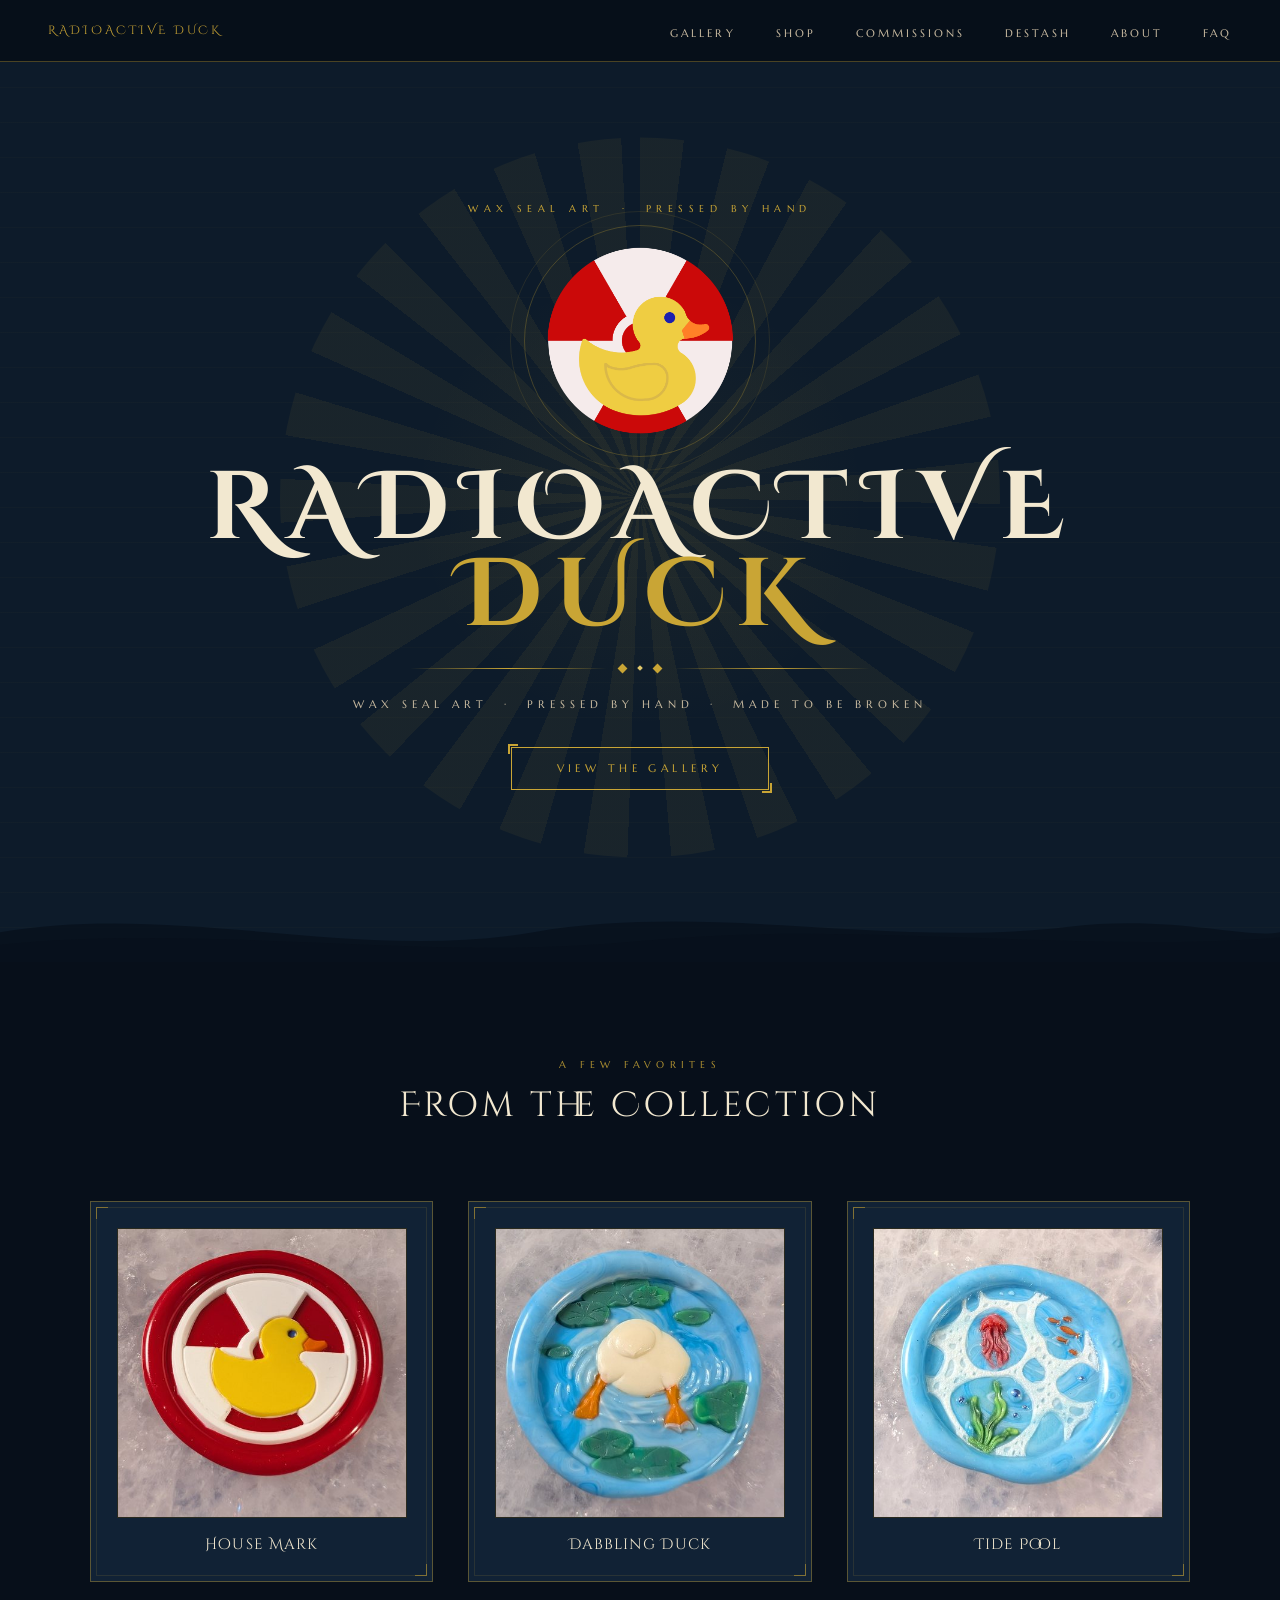
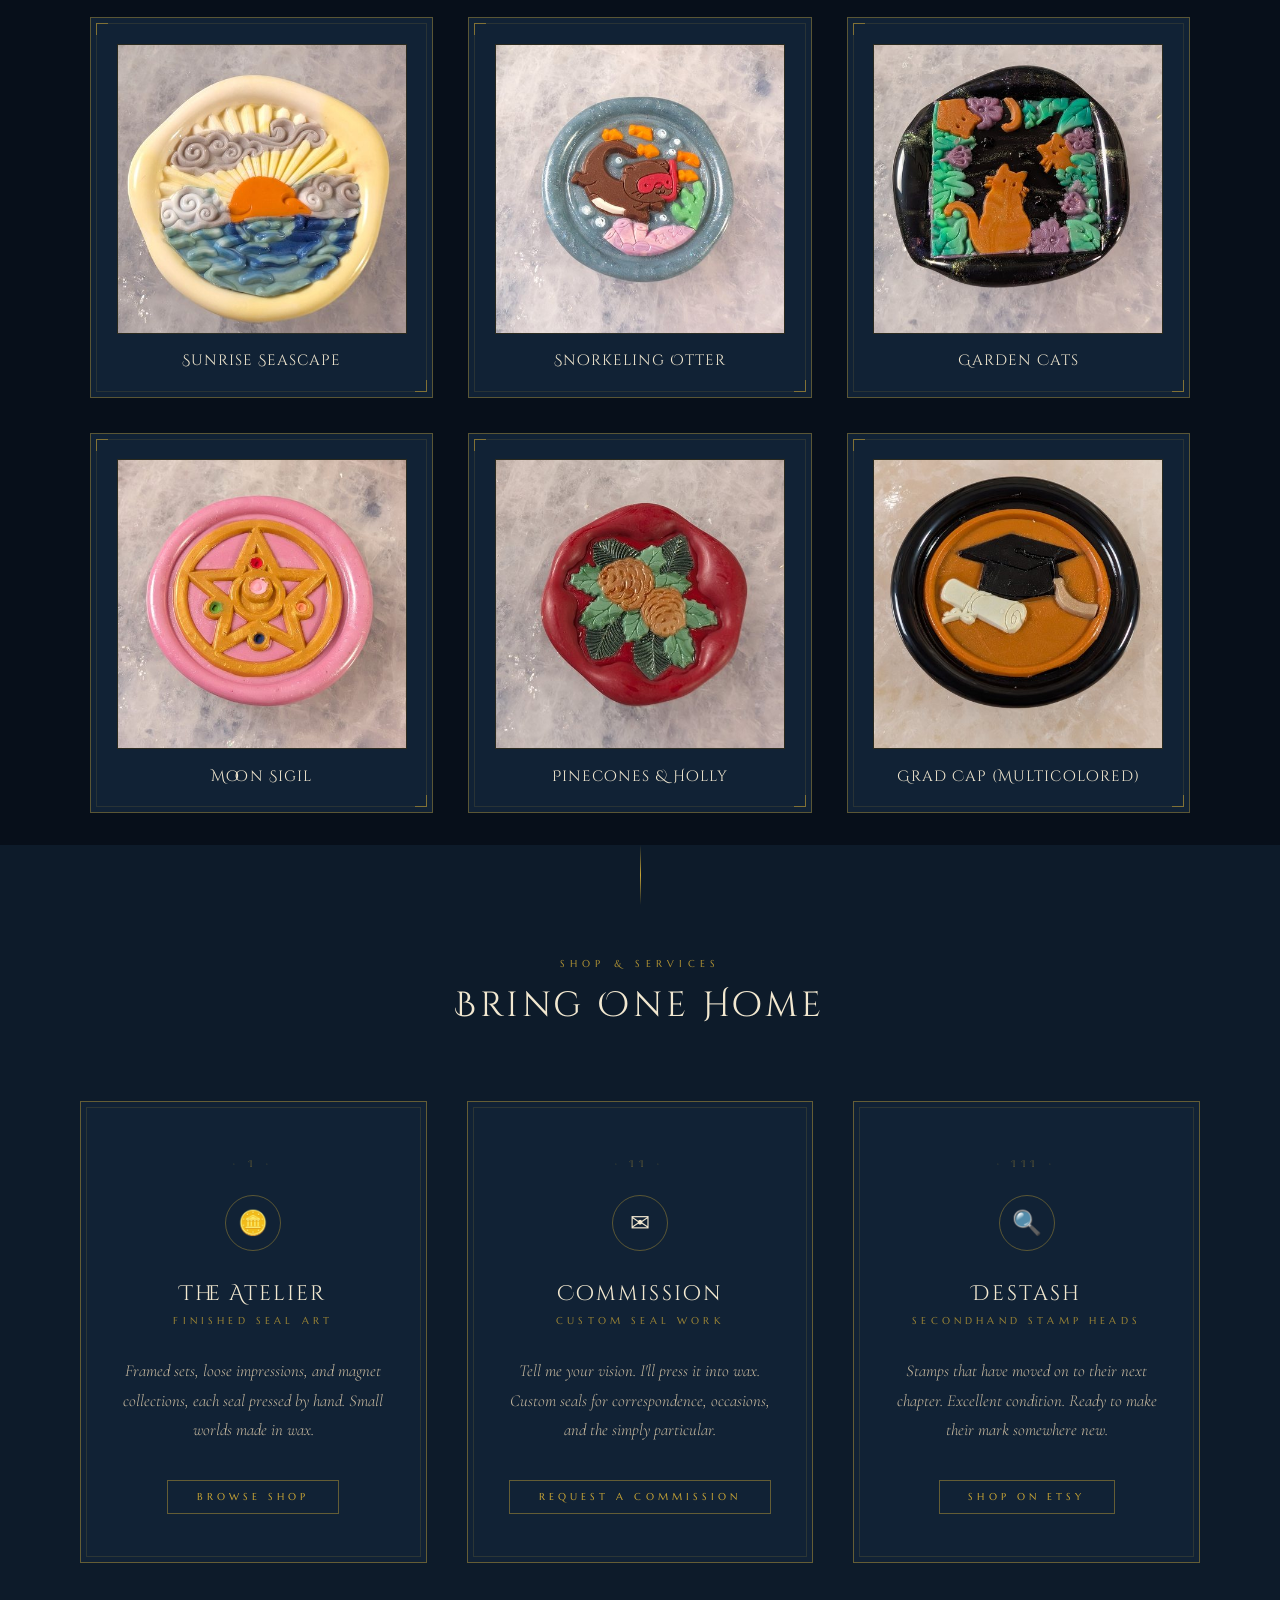
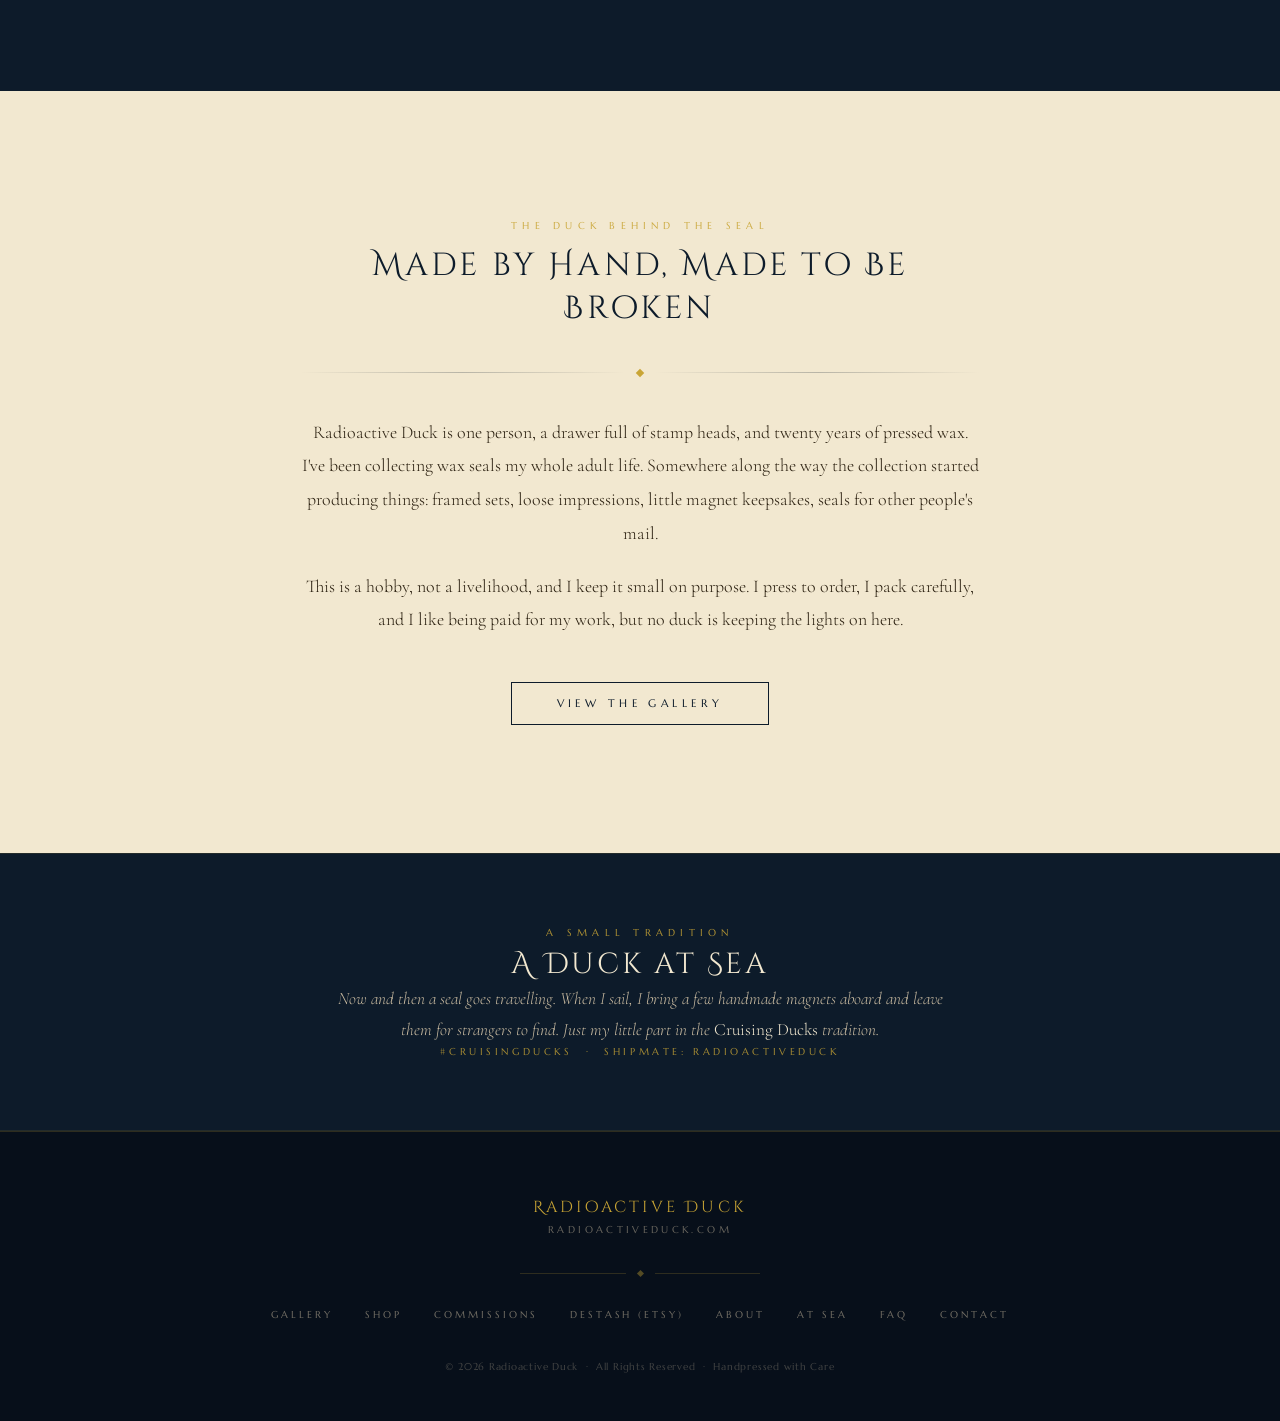
<file: index.html>
<!DOCTYPE html>
<html lang="en">
<head>
<meta charset="UTF-8">
<meta name="viewport" content="width=device-width, initial-scale=1.0">
<title>Radioactive Duck · Wax Seal Art</title>
<link rel="preconnect" href="https://fonts.googleapis.com">
<link href="https://fonts.googleapis.com/css2?family=Cinzel+Decorative:wght@400;700&family=Marcellus&family=Cormorant+Garamond:ital,wght@0,400;0,500;1,400&display=swap" rel="stylesheet">
<link rel="icon" type="image/png" sizes="48x48" href="favicon-48.png">
<link rel="icon" type="image/png" sizes="192x192" href="favicon-192.png">
<link rel="apple-touch-icon" href="apple-touch-icon.png">
<link rel="stylesheet" href="styles.css">
</head>
<body>
<!-- NAV -->
<nav>
  <a href="index.html" class="nav-brand">Radioactive Duck</a>
  <ul class="nav-links">
    <li><a href="gallery.html">Gallery</a></li>
    <li><a href="#shop">Shop</a></li>
    <li><a href="gallery.html#commissions">Commissions</a></li>
    <li><a href="#destash">Destash</a></li>
    <li><a href="#about">About</a></li>
    <li><a href="faq.html">FAQ</a></li>
  </ul>
</nav>
<!-- HERO -->
<section class="hero">
  <div class="hero-glow"></div>
  <div class="hero-stripes"></div>
  <div class="hero-inner">
    <div class="hero-eyebrow">Wax Seal Art &nbsp;·&nbsp; Pressed by Hand</div>
    <div class="hero-logo-ring">
      <img class="hero-logo" src="logo.png" alt="Radioactive Duck Logo">
    </div>
    <h1 class="hero-title">Radioactive<br><span class="gold">Duck</span></h1>
    <div class="deco-rule">
      <div class="deco-line"></div><div class="deco-d"></div><div class="deco-d-sm"></div><div class="deco-d"></div><div class="deco-line"></div>
    </div>
    <p class="hero-tagline">Wax Seal Art &nbsp;·&nbsp; Pressed by Hand &nbsp;·&nbsp; Made to Be Broken</p>
    <a href="gallery.html" class="hero-cta">View the Gallery</a>
  </div>
  <div class="hero-wave">
    <svg viewBox="0 0 1440 68" xmlns="http://www.w3.org/2000/svg" preserveAspectRatio="none">
      <path d="M0,34 C200,0 400,68 600,34 C800,0 1000,52 1200,28 C1320,14 1400,42 1440,34 L1440,68 L0,68Z" fill="rgba(7,15,26,0.7)"/>
      <path d="M0,48 C240,24 480,68 720,44 C960,20 1200,58 1440,40 L1440,68 L0,68Z" fill="rgba(7,15,26,0.45)"/>
    </svg>
  </div>
</section>

<!-- FEATURED -->
<section class="featured">
  <div class="section-head">
    <div class="section-eyebrow">A Few Favorites</div>
    <h2 class="section-title">From the Collection</h2>
  </div>
  <div class="gallery-grid">

    <a href="gallery.html" class="gallery-tile">
      <div class="gallery-frame">
        <img class="gallery-photo" loading="lazy" decoding="async" src="rd-001-house-mark-thumb.jpg" alt="House Mark wax seal">
      </div>
      <div class="gallery-caption">
        <div class="gallery-piece">House Mark</div>
      </div>
    </a>

    <a href="gallery.html" class="gallery-tile">
      <div class="gallery-frame">
        <img class="gallery-photo" loading="lazy" decoding="async" src="rd-004-dabbling-duck-thumb.jpg" alt="Dabbling Duck wax seal">
      </div>
      <div class="gallery-caption">
        <div class="gallery-piece">Dabbling Duck</div>
      </div>
    </a>

    <a href="gallery.html" class="gallery-tile">
      <div class="gallery-frame">
        <img class="gallery-photo" loading="lazy" decoding="async" src="rd-016-tide-pool-thumb.jpg" alt="Tide Pool wax seal">
      </div>
      <div class="gallery-caption">
        <div class="gallery-piece">Tide Pool</div>
      </div>
    </a>

    <a href="gallery.html" class="gallery-tile">
      <div class="gallery-frame">
        <img class="gallery-photo" loading="lazy" decoding="async" src="rd-021-sunrise-seascape-thumb.jpg" alt="Sunrise Seascape wax seal">
      </div>
      <div class="gallery-caption">
        <div class="gallery-piece">Sunrise Seascape</div>
      </div>
    </a>

    <a href="gallery.html" class="gallery-tile">
      <div class="gallery-frame">
        <img class="gallery-photo" loading="lazy" decoding="async" src="rd-062-snorkeling-otter-thumb.jpg" alt="Snorkeling Otter wax seal">
      </div>
      <div class="gallery-caption">
        <div class="gallery-piece">Snorkeling Otter</div>
      </div>
    </a>

    <a href="gallery.html" class="gallery-tile">
      <div class="gallery-frame">
        <img class="gallery-photo" loading="lazy" decoding="async" src="rd-066-garden-cats-thumb.jpg" alt="Garden Cats wax seal">
      </div>
      <div class="gallery-caption">
        <div class="gallery-piece">Garden Cats</div>
      </div>
    </a>

    <a href="gallery.html" class="gallery-tile">
      <div class="gallery-frame">
        <img class="gallery-photo" loading="lazy" decoding="async" src="rd-071-moon-sigil-thumb.jpg" alt="Moon Sigil wax seal">
      </div>
      <div class="gallery-caption">
        <div class="gallery-piece">Moon Sigil</div>
      </div>
    </a>

    <a href="gallery.html" class="gallery-tile">
      <div class="gallery-frame">
        <img class="gallery-photo" loading="lazy" decoding="async" src="rd-096-pinecones-holly-thumb.jpg" alt="Pinecones &amp; Holly wax seal">
      </div>
      <div class="gallery-caption">
        <div class="gallery-piece">Pinecones &amp; Holly</div>
      </div>
    </a>

    <a href="gallery.html" class="gallery-tile">
      <div class="gallery-frame">
        <img class="gallery-photo" loading="lazy" decoding="async" src="rd-115-grad-cap-multicolored-thumb.jpg" alt="Grad Cap (Multicolored) wax seal">
      </div>
      <div class="gallery-caption">
        <div class="gallery-piece">Grad Cap (Multicolored)</div>
      </div>
    </a>
  </div>
</section>

<!-- ─── DESTINATIONS ─────────────────── -->
<section class="destinations" id="shop">
  <div class="section-head">
    <div class="section-eyebrow">Shop &amp; Services</div>
    <h2 class="section-title">Bring One Home</h2>
  </div>

  <div class="cards-grid">

    <div class="card" id="shop">
      <div class="card-numeral">· I ·</div>
      <div class="card-emblem">🪙</div>
      <h3 class="card-title">The Atelier</h3>
      <div class="card-subtitle">Finished Seal Art</div>
      <p class="card-body">Framed sets, loose impressions, and magnet collections, each seal pressed by hand. Small worlds made in wax.</p>
      <a href="https://www.etsy.com/shop/RadioactiveDuck6" target="_blank" rel="noopener" class="card-link">Browse Shop</a>
    </div>

    <div class="card" id="commissions">
      <div class="card-numeral">· II ·</div>
      <div class="card-emblem">✉</div>
      <h3 class="card-title">Commission</h3>
      <div class="card-subtitle">Custom Seal Work</div>
      <p class="card-body">Tell me your vision. I'll press it into wax. Custom seals for correspondence, occasions, and the simply particular.</p>
      <a href="mailto:hello@radioactiveduck.com?subject=Commission%20inquiry" class="card-link">Request a Commission</a>
    </div>

    <div class="card" id="destash">
      <div class="card-numeral">· III ·</div>
      <div class="card-emblem">🔍</div>
      <h3 class="card-title">Destash</h3>
      <div class="card-subtitle">Secondhand Stamp Heads</div>
      <p class="card-body">Stamps that have moved on to their next chapter. Excellent condition. Ready to make their mark somewhere new.</p>
      <a href="https://www.etsy.com/shop/RadioactiveDuck6?section_id=59468000" target="_blank" rel="noopener" class="card-link">Shop on Etsy</a>
    </div>

  </div>
</section>


<!-- ─── ARTIST ─────────────────────────── -->
<section class="artist-section" id="about">
  <div class="artist-inner">
    <div class="artist-eyebrow">The Duck Behind the Seal</div>
    <h2 class="artist-title">Made by Hand, Made to Be Broken</h2>

    <div class="artist-rule">
      <div class="artist-rule-line"></div>
      <div class="artist-rule-d"></div>
      <div class="artist-rule-line"></div>
    </div>

    <p class="artist-body">
      Radioactive Duck is one person, a drawer full of stamp heads, and twenty years of pressed wax. I've been collecting wax seals my whole adult life. Somewhere along the way the collection started producing things: framed sets, loose impressions, little magnet keepsakes, seals for other people's mail.
    </p>
    <p class="artist-body" style="margin-top:1.2rem">
      This is a hobby, not a livelihood, and I keep it small on purpose. I press to order, I pack carefully, and I like being paid for my work, but no duck is keeping the lights on here.
    </p>

    <a href="gallery.html" class="artist-cta">View the Gallery</a>
  </div>
</section>


<!-- ─── DUCKS AT SEA ──────────────────── -->
<section class="ducks-section" id="at-sea">
  <div class="ducks-inner" style="justify-content:center">

    <div class="ducks-text" style="text-align:center;max-width:640px;margin:0 auto">
      <div class="section-eyebrow">A Small Tradition</div>
      <h2 class="section-title">A Duck at Sea</h2>
      <p class="ducks-body">
        Now and then a seal goes travelling. When I sail, I bring a few handmade magnets aboard and leave them for strangers to find. Just my little part in the <em>Cruising Ducks</em> tradition.
      </p>
      <div class="ducks-hashtag">#CruisingDucks &nbsp;&middot;&nbsp; Shipmate: radioactiveduck</div>
    </div>

  </div>
</section>


<!-- ─── FOOTER ─────────────────────────── -->
<footer>
  <div class="footer-logo">Radioactive Duck</div>
  <div class="footer-sub">radioactiveduck.com</div>

  <div class="footer-rule">
    <div class="footer-rule-line"></div>
    <div class="footer-rule-d"></div>
    <div class="footer-rule-line"></div>
  </div>

  <div class="footer-links">
    <a href="gallery.html">Gallery</a>
    <a href="#shop">Shop</a>
    <a href="gallery.html#commissions">Commissions</a>
    <a href="https://www.etsy.com/shop/RadioactiveDuck6?section_id=59468000" target="_blank" rel="noopener">Destash (Etsy)</a>
    <a href="#about">About</a>
    <a href="#at-sea">At Sea</a>
    <a href="faq.html">FAQ</a><a href="mailto:hello@radioactiveduck.com">Contact</a>
  </div>

  <div class="footer-copy">&copy; 2026 Radioactive Duck &nbsp;&middot;&nbsp; All Rights Reserved &nbsp;&middot;&nbsp; Handpressed with Care</div>
</footer>

<script data-goatcounter="https://radioactiveduck.goatcounter.com/count"
        async src="//gc.zgo.at/count.js"></script>
</body>
</html>
</file>
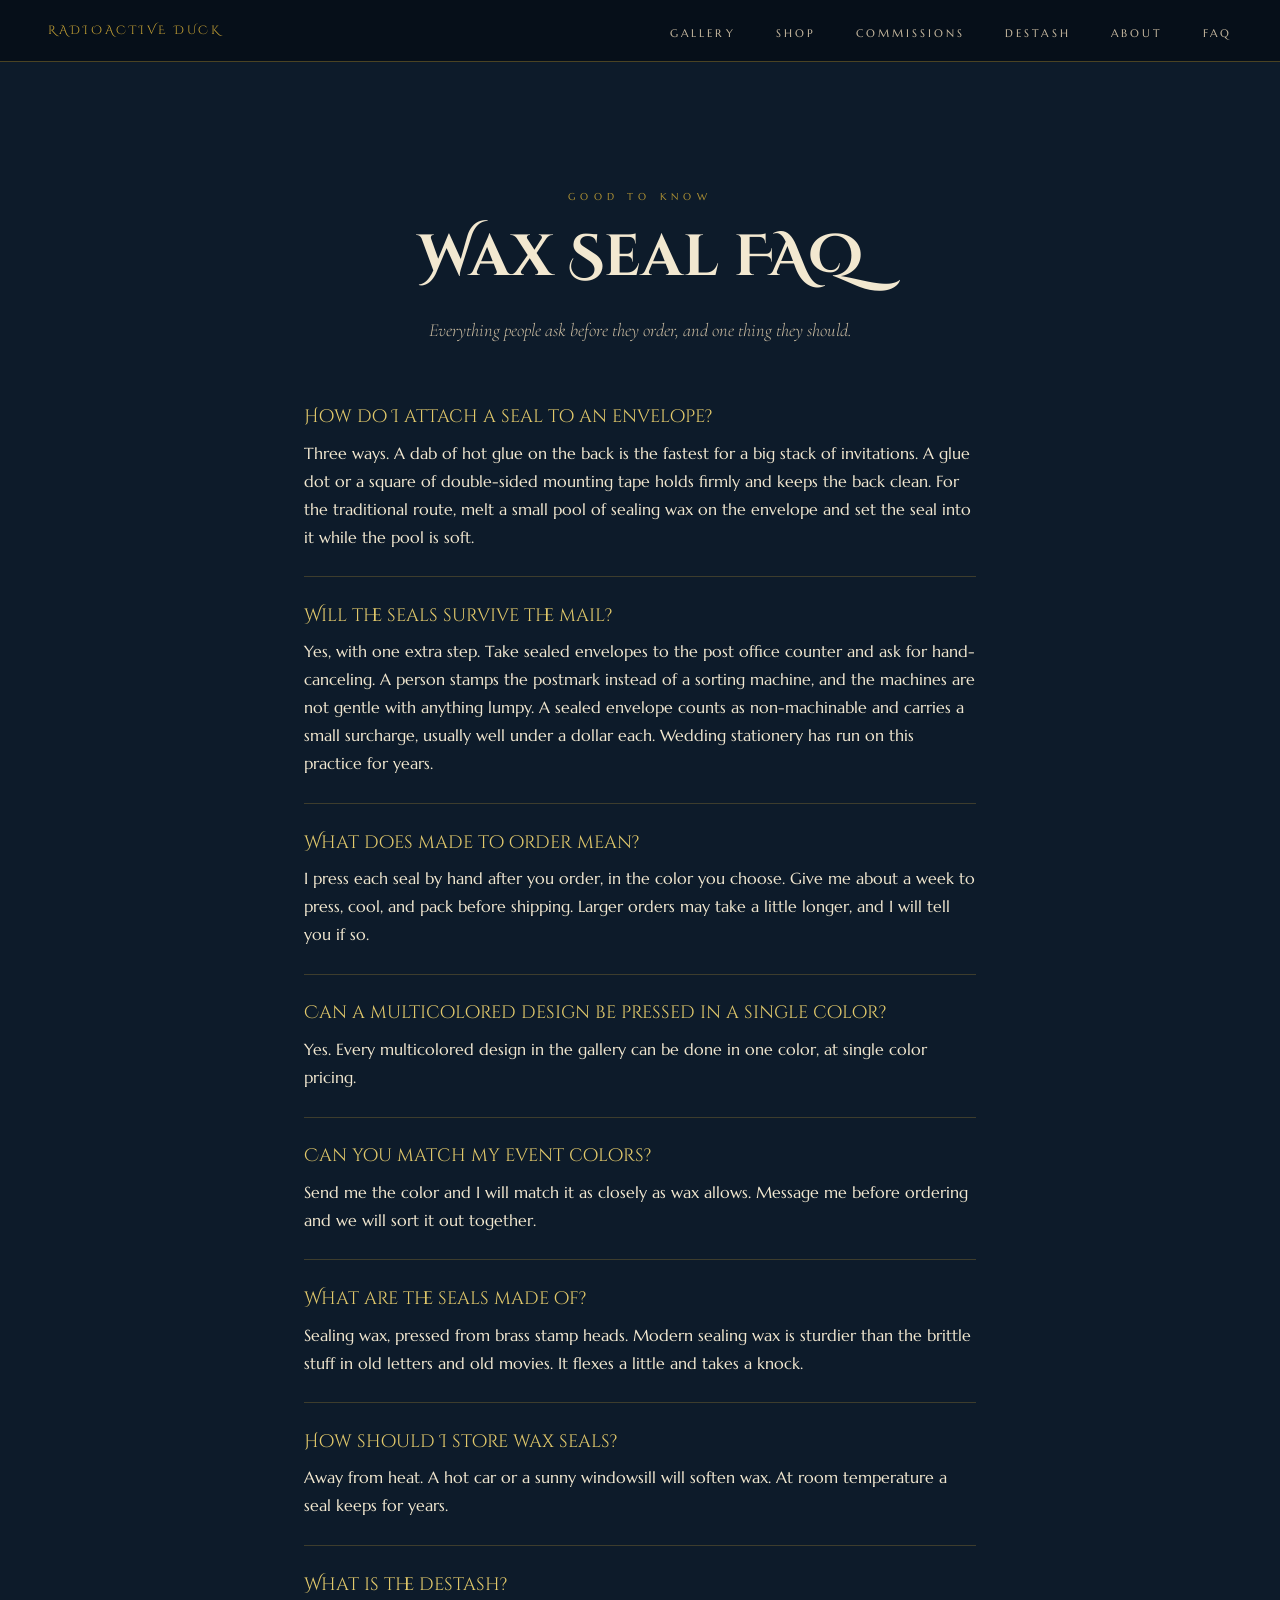
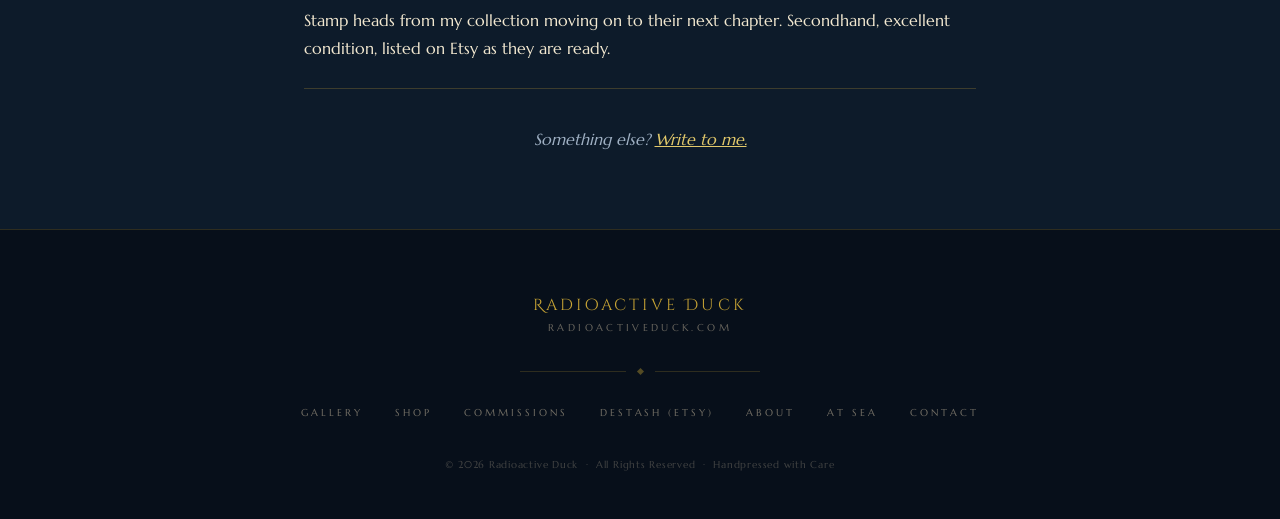
<file: faq.html>
<!DOCTYPE html>
<html lang="en">
<head>
<meta charset="UTF-8">
<meta name="viewport" content="width=device-width, initial-scale=1.0">
<title>Wax Seal FAQ · Radioactive Duck</title>
<link rel="preconnect" href="https://fonts.googleapis.com">
<link href="https://fonts.googleapis.com/css2?family=Cinzel+Decorative:wght@400;700&family=Marcellus&family=Cormorant+Garamond:ital,wght@0,400;0,500;1,400&display=swap" rel="stylesheet">
<link rel="icon" type="image/png" sizes="48x48" href="favicon-48.png">
<link rel="icon" type="image/png" sizes="192x192" href="favicon-192.png">
<link rel="apple-touch-icon" href="apple-touch-icon.png">
<link rel="stylesheet" href="styles.css">
</head>
<body>
<nav>
  <a href="index.html" class="nav-brand">Radioactive Duck</a>
  <ul class="nav-links">
    <li><a href="gallery.html">Gallery</a></li>
    <li><a href="index.html#shop">Shop</a></li>
    <li><a href="gallery.html#commissions">Commissions</a></li>
    <li><a href="index.html#destash">Destash</a></li>
    <li><a href="index.html#about">About</a></li>
    <li><a href="faq.html">FAQ</a></li>
  </ul>
</nav>

<section class="page-head">
  <div class="section-eyebrow">Good to Know</div>
  <h1>Wax Seal FAQ</h1>
  <p class="page-intro">Everything people ask before they order, and one thing they should.</p>
</section>

<section class="faq-wrap">
  <div class="faq-item">
    <h3 class="faq-q">How do I attach a seal to an envelope?</h3>
    <p class="faq-a">Three ways. A dab of hot glue on the back is the fastest for a big stack of invitations. A glue dot or a square of double-sided mounting tape holds firmly and keeps the back clean. For the traditional route, melt a small pool of sealing wax on the envelope and set the seal into it while the pool is soft.</p>
  </div>
  <div class="faq-item">
    <h3 class="faq-q">Will the seals survive the mail?</h3>
    <p class="faq-a">Yes, with one extra step. Take sealed envelopes to the post office counter and ask for hand-canceling. A person stamps the postmark instead of a sorting machine, and the machines are not gentle with anything lumpy. A sealed envelope counts as non-machinable and carries a small surcharge, usually well under a dollar each. Wedding stationery has run on this practice for years.</p>
  </div>
  <div class="faq-item">
    <h3 class="faq-q">What does made to order mean?</h3>
    <p class="faq-a">I press each seal by hand after you order, in the color you choose. Give me about a week to press, cool, and pack before shipping. Larger orders may take a little longer, and I will tell you if so.</p>
  </div>
  <div class="faq-item">
    <h3 class="faq-q">Can a multicolored design be pressed in a single color?</h3>
    <p class="faq-a">Yes. Every multicolored design in the gallery can be done in one color, at single color pricing.</p>
  </div>
  <div class="faq-item">
    <h3 class="faq-q">Can you match my event colors?</h3>
    <p class="faq-a">Send me the color and I will match it as closely as wax allows. Message me before ordering and we will sort it out together.</p>
  </div>
  <div class="faq-item">
    <h3 class="faq-q">What are the seals made of?</h3>
    <p class="faq-a">Sealing wax, pressed from brass stamp heads. Modern sealing wax is sturdier than the brittle stuff in old letters and old movies. It flexes a little and takes a knock.</p>
  </div>
  <div class="faq-item">
    <h3 class="faq-q">How should I store wax seals?</h3>
    <p class="faq-a">Away from heat. A hot car or a sunny windowsill will soften wax. At room temperature a seal keeps for years.</p>
  </div>
  <div class="faq-item">
    <h3 class="faq-q">What is the destash?</h3>
    <p class="faq-a">Stamp heads from my collection moving on to their next chapter. Secondhand, excellent condition, listed on Etsy as they are ready.</p>
  </div>

  <p class="faq-more">Something else? <a href="mailto:hello@radioactiveduck.com">Write to me.</a></p>
</section>

<footer>
  <div class="footer-logo">Radioactive Duck</div>
  <div class="footer-sub">radioactiveduck.com</div>

  <div class="footer-rule">
    <div class="footer-rule-line"></div>
    <div class="footer-rule-d"></div>
    <div class="footer-rule-line"></div>
  </div>

  <div class="footer-links">
    <a href="gallery.html">Gallery</a>
    <a href="index.html#shop">Shop</a>
    <a href="gallery.html#commissions">Commissions</a>
    <a href="https://www.etsy.com/shop/RadioactiveDuck6?section_id=59468000" target="_blank" rel="noopener">Destash (Etsy)</a>
    <a href="index.html#about">About</a>
    <a href="index.html#at-sea">At Sea</a><a href="mailto:hello@radioactiveduck.com">Contact</a>
  </div>

  <div class="footer-copy">&copy; 2026 Radioactive Duck &nbsp;&middot;&nbsp; All Rights Reserved &nbsp;&middot;&nbsp; Handpressed with Care</div>
</footer>
<script data-goatcounter="https://radioactiveduck.goatcounter.com/count"
        async src="//gc.zgo.at/count.js"></script>




</body>
</html>
</file>
<file: styles.css>
:root {
  --navy:       #0D1B2A;
  --navy-mid:   #112235;
  --navy-dark:  #070F1A;
  --gold:       #C9A535;
  --gold-lt:    #E2C96B;
  --cream:      #F2E8D0;
  --cream-muted:#C8BAA0;
  --duck:       #F0C040;
  --red:        #C41E2E;
}

*, *::before, *::after { box-sizing: border-box; margin: 0; padding: 0; }
html { scroll-behavior: smooth; }

body {
  background: var(--navy);
  color: var(--cream);
  font-family: 'Marcellus', serif;
  font-weight: 300;
  -webkit-font-smoothing: antialiased;
}

/* ─── NAV ─────────────────────────────────────── */
nav {
  position: sticky;
  top: 0;
  z-index: 100;
  background: rgba(7,15,26,0.96);
  backdrop-filter: blur(10px);
  border-bottom: 1px solid rgba(201,165,53,0.35);
  padding: 0 3rem;
  display: flex;
  align-items: center;
  justify-content: space-between;
  height: 62px;
}

.nav-brand {
  font-family: 'Cinzel Decorative', serif;
  font-size: 0.78rem;
  font-weight: 400;
  letter-spacing: 0.22em;
  color: var(--gold);
  text-transform: uppercase;
  text-decoration: none;
}

.nav-links {
  list-style: none;
  display: flex;
  gap: 2.5rem;
}

.nav-links a {
  font-size: 0.68rem;
  font-weight: 400;
  letter-spacing: 0.28em;
  text-transform: uppercase;
  color: var(--cream-muted);
  text-decoration: none;
  transition: color 0.2s;
}
.nav-links a:hover { color: var(--gold); }

/* ─── HERO ────────────────────────────────────── */
.hero {
  position: relative;
  min-height: 100vh;
  display: flex;
  align-items: center;
  justify-content: center;
  overflow: hidden;
  background: var(--navy);
  padding: 5rem 2rem 7rem;
}

/* Sunburst */
.hero::before {
  content: '';
  position: absolute;
  top: 50%; left: 50%;
  transform: translate(-50%, -52%);
  width: 80vmin; height: 80vmin;
  background: repeating-conic-gradient(
    rgba(201,165,53,0.065) 0deg 7deg,
    transparent 7deg 14deg
  );
  border-radius: 50%;
  pointer-events: none;
}

/* Radial glow */
.hero-glow {
  position: absolute;
  top: 50%; left: 50%;
  transform: translate(-50%, -52%);
  width: 55vmin; height: 55vmin;
  background: radial-gradient(circle, rgba(201,165,53,0.06) 0%, transparent 65%);
  pointer-events: none;
}

/* Decorative horizontal stripes, very faint */
.hero-stripes {
  position: absolute;
  inset: 0;
  background: repeating-linear-gradient(
    0deg,
    transparent,
    transparent 34px,
    rgba(201,165,53,0.022) 34px,
    rgba(201,165,53,0.022) 35px
  );
  pointer-events: none;
}

.hero-inner {
  position: relative;
  z-index: 2;
  text-align: center;
  display: flex;
  flex-direction: column;
  align-items: center;
  gap: 1.6rem;
}

.hero-eyebrow {
  font-size: 0.62rem;
  letter-spacing: 0.55em;
  text-transform: uppercase;
  color: var(--gold);
  opacity: 0.75;
  animation: fadeUp 0.9s ease both;
  animation-delay: 0.1s;
}

.hero-logo-ring {
  position: relative;
  width: min(200px, 38vw);
  animation: fadeUp 0.9s ease both;
  animation-delay: 0.35s;
}

.hero-logo-ring::before,
.hero-logo-ring::after {
  content: '';
  position: absolute;
  border-radius: 50%;
  border: 1px solid rgba(201,165,53,0.28);
  pointer-events: none;
}
.hero-logo-ring::before { inset: -16px; }
.hero-logo-ring::after  { inset: -30px; border-color: rgba(201,165,53,0.13); }

.hero-logo {
  width: 100%;
  display: block;
  border-radius: 50%;
}

.hero-title {
  font-family: 'Cinzel Decorative', serif;
  font-size: clamp(2.8rem, 8vw, 6rem);
  font-weight: 700;
  letter-spacing: 0.12em;
  color: var(--cream);
  line-height: 0.9;
  text-transform: uppercase;
  animation: fadeUp 0.9s ease both;
  animation-delay: 0.6s;
}
.hero-title .gold { color: var(--gold); }

.deco-rule {
  display: flex;
  align-items: center;
  width: min(460px, 75vw);
  gap: 0.75rem;
  animation: fadeUp 0.9s ease both;
  animation-delay: 0.82s;
}
.deco-line { flex: 1; height: 1px; background: linear-gradient(90deg, transparent, var(--gold), transparent); }
.deco-d     { width: 7px; height: 7px; background: var(--gold); transform: rotate(45deg); flex-shrink: 0; }
.deco-d-sm  { width: 4px; height: 4px; background: var(--gold-lt); transform: rotate(45deg); flex-shrink: 0; }

.hero-tagline {
  font-size: 0.68rem;
  letter-spacing: 0.46em;
  text-transform: uppercase;
  color: var(--cream-muted);
  animation: fadeUp 0.9s ease both;
  animation-delay: 0.98s;
}

.hero-cta {
  position: relative;
  display: inline-block;
  margin-top: 0.6rem;
  padding: 0.88rem 2.8rem;
  border: 1px solid var(--gold);
  font-size: 0.66rem;
  letter-spacing: 0.42em;
  text-transform: uppercase;
  color: var(--gold);
  text-decoration: none;
  transition: background 0.3s, color 0.3s;
  animation: fadeUp 0.9s ease both;
  animation-delay: 1.15s;
}
/* corner brackets */
.hero-cta::before, .hero-cta::after {
  content: '';
  position: absolute;
  width: 10px; height: 10px;
  border-color: var(--gold);
  border-style: solid;
}
.hero-cta::before { top: -4px; left: -4px; border-width: 2px 0 0 2px; }
.hero-cta::after  { bottom: -4px; right: -4px; border-width: 0 2px 2px 0; }

.hero-cta:hover { background: var(--gold); color: var(--navy); }

/* wave at bottom of hero */
.hero-wave {
  position: absolute;
  bottom: 0; left: 0; right: 0;
  line-height: 0;
}

/* ─── SECTION SHARED ──────────────────────────── */
.section-eyebrow {
  font-size: 0.63rem;
  letter-spacing: 0.52em;
  text-transform: uppercase;
  color: var(--gold);
  margin-bottom: 0.7rem;
  opacity: 0.85;
}

.section-title {
  font-family: 'Cinzel Decorative', serif;
  font-size: clamp(1.5rem, 3vw, 2.2rem);
  font-weight: 400;
  letter-spacing: 0.1em;
  color: var(--cream);
}

.section-head {
  text-align: center;
  margin-bottom: 4.5rem;
}

/* ─── DESTINATIONS ────────────────────────────── */
.destinations {
  padding: 7rem 3rem 8rem;
  background: var(--navy);
  position: relative;
}

/* top ornament */
.destinations::before {
  content: '';
  display: block;
  width: 1px;
  height: 60px;
  background: linear-gradient(to bottom, transparent, var(--gold), transparent);
  margin: 0 auto 0;
  position: absolute;
  top: 0; left: 50%;
}

.cards-grid {
  display: grid;
  grid-template-columns: repeat(auto-fit, minmax(285px, 1fr));
  gap: 2.5rem;
  max-width: 1120px;
  margin: 0 auto;
}

.card {
  background: var(--navy-mid);
  border: 1px solid rgba(201,165,53,0.45);
  outline: 1px solid rgba(201,165,53,0.15);
  outline-offset: -7px;
  padding: 3.5rem 2.5rem 3rem;
  text-align: center;
  position: relative;
  transition: transform 0.3s ease, border-color 0.3s, box-shadow 0.3s;
}

.card:hover {
  transform: translateY(-5px);
  border-color: var(--gold);
  box-shadow: 0 16px 40px rgba(0,0,0,0.45), 0 0 24px rgba(201,165,53,0.08);
}

.card-numeral {
  font-family: 'Cinzel Decorative', serif;
  font-size: 0.58rem;
  letter-spacing: 0.6em;
  color: var(--gold);
  opacity: 0.6;
  margin-bottom: 1.6rem;
}

.card-emblem {
  width: 56px; height: 56px;
  margin: 0 auto 1.8rem;
  border: 1px solid rgba(201,165,53,0.4);
  border-radius: 50%;
  display: flex;
  align-items: center;
  justify-content: center;
  font-size: 1.5rem;
}

.card-title {
  font-family: 'Cinzel Decorative', serif;
  font-size: 1.3rem;
  font-weight: 400;
  letter-spacing: 0.1em;
  color: var(--cream);
  margin-bottom: 0.4rem;
}

.card-subtitle {
  font-size: 0.62rem;
  letter-spacing: 0.42em;
  text-transform: uppercase;
  color: var(--gold);
  opacity: 0.75;
  margin-bottom: 1.8rem;
}

.card-body {
  font-family: 'Cormorant Garamond', serif;
  font-size: 1.05rem;
  font-style: italic;
  line-height: 1.75;
  color: var(--cream-muted);
  margin-bottom: 2.2rem;
}

.card-link {
  display: inline-block;
  padding: 0.6rem 1.8rem;
  border: 1px solid rgba(201,165,53,0.45);
  font-size: 0.63rem;
  letter-spacing: 0.4em;
  text-transform: uppercase;
  color: var(--gold);
  text-decoration: none;
  transition: all 0.2s;
}
.card-link:hover { background: var(--gold); color: var(--navy); border-color: var(--gold); }

/* ─── GALLERY ─────────────────────────────────── */
.gallery {
  padding: 7rem 3rem 8rem;
  background: var(--navy-dark);
  position: relative;
}
.gallery::before {
  content: '';
  width: 1px;
  height: 60px;
  background: linear-gradient(to bottom, transparent, var(--gold), transparent);
  position: absolute;
  top: 0; left: 50%;
}

.gallery-grid {
  display: grid;
  grid-template-columns: repeat(auto-fill, minmax(260px, 1fr));
  gap: 2.2rem;
  max-width: 1120px;
  margin: 0 auto;
}

.gallery-tile {
  display: block;
  text-decoration: none;
  background: var(--navy-mid);
  border: 1px solid rgba(201,165,53,0.4);
  outline: 1px solid rgba(201,165,53,0.13);
  outline-offset: -7px;
  padding: 1.6rem 1.6rem 1.4rem;
  position: relative;
  transition: transform 0.3s ease, border-color 0.3s, box-shadow 0.3s;
}
.gallery-tile:hover {
  transform: translateY(-5px);
  border-color: var(--gold);
  box-shadow: 0 16px 40px rgba(0,0,0,0.45), 0 0 24px rgba(201,165,53,0.08);
}
/* deco corner ticks */
.gallery-tile::before, .gallery-tile::after {
  content: '';
  position: absolute;
  width: 12px; height: 12px;
  border-color: var(--gold);
  border-style: solid;
  opacity: 0.55;
  transition: opacity 0.3s;
}
.gallery-tile::before { top: 5px; left: 5px; border-width: 1px 0 0 1px; }
.gallery-tile::after  { bottom: 5px; right: 5px; border-width: 0 1px 1px 0; }
.gallery-tile:hover::before, .gallery-tile:hover::after { opacity: 1; }

/* the framed image area, drop a photo in here */
.gallery-frame {
  aspect-ratio: 1;
  background: radial-gradient(circle at 50% 42%, var(--navy-mid), var(--navy-dark) 78%);
  display: flex;
  align-items: center;
  justify-content: center;
  overflow: hidden;
  margin-bottom: 1.1rem;
  border: 1px solid rgba(201,165,53,0.18);
}
.gallery-photo {
  width: 100%; height: 100%;
  object-fit: cover;
  display: block;
}

/* wax-seal placeholder shown until a real photo is added */
.seal {
  width: 58%;
  aspect-ratio: 1;
  border-radius: 50%;
  background: radial-gradient(circle at 38% 32%, var(--gold-lt), var(--gold) 44%, #94701c 82%);
  box-shadow:
    inset 0 5px 12px rgba(255,255,255,0.28),
    inset 0 -9px 18px rgba(0,0,0,0.4),
    0 8px 22px rgba(0,0,0,0.45);
  position: relative;
  display: flex;
  align-items: center;
  justify-content: center;
}
.seal::before {
  content: '';
  position: absolute;
  inset: 12%;
  border-radius: 50%;
  border: 1px dashed rgba(7,15,26,0.32);
}
.seal-mark {
  font-family: 'Cinzel Decorative', serif;
  font-size: 1.5rem;
  color: rgba(7,15,26,0.62);
  text-shadow: 0 1px 0 rgba(255,255,255,0.25);
  letter-spacing: 0.05em;
}

.gallery-caption { text-align: center; }
.gallery-piece {
  font-family: 'Cinzel Decorative', serif;
  font-size: 0.92rem;
  letter-spacing: 0.07em;
  color: var(--cream);
  margin-bottom: 0.25rem;
}
.gallery-series {
  font-size: 0.58rem;
  letter-spacing: 0.34em;
  text-transform: uppercase;
  color: var(--gold);
  opacity: 0.75;
}

.gallery-foot {
  text-align: center;
  margin-top: 4rem;
}
.gallery-foot a {
  display: inline-block;
  padding: 0.82rem 2.6rem;
  border: 1px solid var(--gold);
  font-size: 0.64rem;
  letter-spacing: 0.4em;
  text-transform: uppercase;
  color: var(--gold);
  text-decoration: none;
  transition: background 0.3s, color 0.3s;
}
.gallery-foot a:hover { background: var(--gold); color: var(--navy); }

/* ─── DUCKS AT SEA (compact tradition band) ───── */
.ducks-section {
  padding: 4.5rem 3rem;
  background: var(--navy);
  border-top: 1px solid rgba(201,165,53,0.12);
  border-bottom: 1px solid rgba(201,165,53,0.12);
  position: relative;
}

.ducks-inner {
  max-width: 760px;
  margin: 0 auto;
  display: flex;
  flex-direction: column;
  align-items: center;
  text-align: center;
  gap: 1.4rem;
}

.ducks-text .section-eyebrow { margin-bottom: 0.4rem; }
.ducks-text .section-title { font-size: clamp(1.3rem, 2.6vw, 1.8rem); }

.ducks-body {
  font-family: 'Cormorant Garamond', serif;
  font-size: 1.08rem;
  font-style: italic;
  line-height: 1.75;
  color: var(--cream-muted);
  max-width: 620px;
}
.ducks-body em { color: var(--cream); font-style: normal; }

.ducks-hashtag {
  font-size: 0.62rem;
  letter-spacing: 0.36em;
  text-transform: uppercase;
  color: var(--gold);
  opacity: 0.8;
}

.duck-card-compact {
  width: 100%;
  max-width: 340px;
  margin-top: 0.6rem;
}

/* The CSS duck card */
.duck-card {
  background: var(--cream);
  color: var(--navy);
  padding: 2.5rem;
  border: 2px solid var(--gold);
  outline: 1px solid rgba(13,27,42,0.2);
  outline-offset: -8px;
  text-align: center;
  position: relative;
  max-width: 380px;
  margin: 0 auto;
}

.duck-card::before, .duck-card::after {
  content: '';
  position: absolute;
  width: 16px; height: 16px;
  border-color: var(--gold);
  border-style: solid;
}
.duck-card::before { top: 6px; left: 6px; border-width: 2px 0 0 2px; }
.duck-card::after  { bottom: 6px; right: 6px; border-width: 0 2px 2px 0; }

.duck-card-logo {
  width: 90px; height: 90px;
  margin: 0 auto 1.2rem;
  display: block;
  border-radius: 50%;
}

.duck-card-headline {
  font-family: 'Cinzel Decorative', serif;
  font-size: 1.1rem;
  font-weight: 700;
  letter-spacing: 0.08em;
  color: var(--red);
  text-transform: uppercase;
  line-height: 1.2;
  margin-bottom: 0.5rem;
}

.duck-card-rule {
  display: flex;
  align-items: center;
  gap: 0.6rem;
  margin: 1rem 0;
}
.duck-card-rule-line { flex: 1; height: 1px; background: rgba(13,27,42,0.2); }
.duck-card-rule-d    { width: 5px; height: 5px; background: var(--gold); transform: rotate(45deg); flex-shrink: 0; }

.duck-card-fan {
  display: block;
  width: 130px;
  height: auto;
  margin: 1.3rem auto -0.4rem;
}

.duck-card-meta {
  font-size: 0.62rem;
  letter-spacing: 0.25em;
  color: rgba(13,27,42,0.55);
  text-transform: uppercase;
  margin-top: 0.4rem;
}
.duck-card-meta strong { color: rgba(13,27,42,0.8); }

/* ─── ARTIST ──────────────────────────────────── */
.artist-section {
  padding: 8rem 3rem;
  background: var(--cream);
  text-align: center;
}

.artist-inner {
  max-width: 680px;
  margin: 0 auto;
}

.artist-eyebrow {
  font-size: 0.63rem;
  letter-spacing: 0.52em;
  text-transform: uppercase;
  color: var(--gold);
  margin-bottom: 0.75rem;
  opacity: 0.9;
}

.artist-title {
  font-family: 'Cinzel Decorative', serif;
  font-size: clamp(1.4rem, 3vw, 2rem);
  font-weight: 400;
  letter-spacing: 0.1em;
  color: var(--navy);
  margin-bottom: 2.5rem;
}

.artist-rule {
  display: flex;
  align-items: center;
  gap: 0.75rem;
  margin-bottom: 2.5rem;
}
.artist-rule-line { flex: 1; height: 1px; background: linear-gradient(90deg, transparent, rgba(13,27,42,0.25), transparent); }
.artist-rule-d { width: 6px; height: 6px; background: var(--gold); transform: rotate(45deg); flex-shrink: 0; }

.artist-body {
  font-family: 'Cormorant Garamond', serif;
  font-size: 1.12rem;
  line-height: 1.88;
  color: #2A1F0F;
}
.artist-body + .artist-body { margin-top: 1.2rem; }
.artist-body em { color: #8A6A10; font-style: normal; font-weight: 600; }

.artist-cta {
  display: inline-block;
  margin-top: 2.8rem;
  padding: 0.88rem 2.8rem;
  border: 1px solid var(--navy);
  font-size: 0.66rem;
  letter-spacing: 0.42em;
  text-transform: uppercase;
  color: var(--navy);
  text-decoration: none;
  transition: all 0.3s;
}
.artist-cta:hover { background: var(--navy); color: var(--gold); }

/* ─── FOOTER ──────────────────────────────────── */
footer {
  background: var(--navy-dark);
  border-top: 1px solid rgba(201,165,53,0.2);
  padding: 4rem 3rem 3rem;
  text-align: center;
}

.footer-logo {
  font-family: 'Cinzel Decorative', serif;
  font-size: 1rem;
  letter-spacing: 0.2em;
  color: var(--gold);
  margin-bottom: 0.4rem;
}

.footer-sub {
  font-size: 0.6rem;
  letter-spacing: 0.35em;
  text-transform: uppercase;
  color: var(--cream-muted);
  opacity: 0.5;
  margin-bottom: 2.2rem;
}

.footer-rule {
  width: 240px;
  margin: 0 auto 2rem;
  display: flex;
  align-items: center;
  gap: 0.75rem;
}
.footer-rule-line { flex: 1; height: 1px; background: rgba(201,165,53,0.2); }
.footer-rule-d { width: 5px; height: 5px; background: rgba(201,165,53,0.4); transform: rotate(45deg); flex-shrink: 0; }

.footer-links {
  display: flex;
  justify-content: center;
  flex-wrap: wrap;
  gap: 0.25rem 2rem;
  margin-bottom: 2.5rem;
}
.footer-links a {
  font-size: 0.62rem;
  letter-spacing: 0.3em;
  text-transform: uppercase;
  color: var(--cream-muted);
  text-decoration: none;
  opacity: 0.55;
  transition: opacity 0.2s, color 0.2s;
}
.footer-links a:hover { opacity: 1; color: var(--gold); }

.footer-copy {
  font-size: 0.6rem;
  letter-spacing: 0.08em;
  color: var(--cream-muted);
  opacity: 0.3;
}

/* ─── ANIMATION ───────────────────────────────── */
@keyframes fadeUp {
  from { opacity: 0; transform: translateY(18px); }
  to   { opacity: 1; transform: translateY(0); }
}

/* ─── RESPONSIVE ──────────────────────────────── */
@media (max-width: 860px) {
  .ducks-inner { grid-template-columns: 1fr; gap: 3rem; }
  .ducks-text .section-title,
  .ducks-text .section-eyebrow { text-align: center; }
  .ducks-body { text-align: center; }
  .ducks-hashtag { display: block; text-align: center; }
}

@media (max-width: 640px) {
  nav { padding: 0 1.5rem; }
  .nav-links { display: none; }
  .hero-title { font-size: 3rem; }
  .destinations, .gallery, .artist-section { padding: 5rem 1.5rem; }
  .ducks-section { padding: 3.5rem 1.5rem; }
}

/* ─── GALLERY PAGE ADDITIONS ──────────────────── */
.page-head {
  text-align: center;
  padding: 8rem 2rem 2rem;
}
.page-head .section-eyebrow { margin-bottom: 1rem; }
.page-head h1 {
  font-family: 'Cinzel Decorative', serif;
  font-size: clamp(2.4rem, 5vw, 3.6rem);
  color: var(--cream);
  font-weight: 700;
}
.page-intro {
  max-width: 620px;
  margin: 1.2rem auto 0;
  font-family: 'Cormorant Garamond', serif;
  font-size: 1.15rem;
  font-style: italic;
  color: var(--cream-muted);
  line-height: 1.7;
}

.half-head {
  text-align: center;
  padding: 5rem 2rem 0.5rem;
  position: relative;
}
.half-head::before {
  content: '';
  width: 1px; height: 54px;
  background: linear-gradient(to bottom, transparent, var(--gold), transparent);
  position: absolute; top: 0; left: 50%;
}
.half-head h2 {
  font-family: 'Cinzel Decorative', serif;
  font-size: clamp(1.8rem, 3.5vw, 2.6rem);
  color: var(--gold);
  letter-spacing: 0.04em;
}
.half-sub {
  font-family: 'Cormorant Garamond', serif;
  font-size: 1.05rem;
  font-style: italic;
  color: var(--cream-muted);
  margin-top: 0.5rem;
}

.series {
  padding: 3.2rem 3rem 1rem;
  max-width: 1200px;
  margin: 0 auto;
}
.series-head {
  display: flex;
  align-items: center;
  gap: 1.2rem;
  margin-bottom: 2rem;
}
.series-head h3 {
  font-family: 'Cinzel Decorative', serif;
  font-size: 1.15rem;
  letter-spacing: 0.12em;
  color: var(--cream);
  white-space: nowrap;
}
.series-head .line { flex: 1; height: 1px; background: rgba(201,165,53,0.35); }
.series-note {
  font-family: 'Cormorant Garamond', serif;
  font-style: italic;
  font-size: 0.95rem;
  color: var(--gold);
  opacity: 0.8;
  white-space: nowrap;
}

.series .gallery-grid { max-width: none; }

.tag-vary {
  display: inline-block;
  margin-top: 0.35rem;
  font-size: 0.5rem;
  letter-spacing: 0.28em;
  text-transform: uppercase;
  color: var(--gold);
  opacity: 0.7;
}

/* pricing note in commissions half */
.price-card {
  max-width: 520px;
  margin: 1.5rem auto 0;
  border: 1px solid rgba(201,165,53,0.4);
  outline: 1px solid rgba(201,165,53,0.13);
  outline-offset: -6px;
  padding: 1.8rem 2rem;
  text-align: center;
}
.price-card .row {
  font-family: 'Cormorant Garamond', serif;
  font-size: 1.12rem;
  color: var(--cream);
  margin: 0.3rem 0;
}
.price-card .row span { color: var(--gold); }
.price-card .fine {
  font-size: 0.62rem;
  letter-spacing: 0.2em;
  text-transform: uppercase;
  color: var(--cream-muted);
  margin-top: 1rem;
}

/* featured strip on home */
.featured { padding: 6rem 3rem 2rem; background: var(--navy-dark); }
.featured .gallery-grid { max-width: 1100px; }
.featured-foot { text-align: center; margin-top: 3rem; }
.featured-foot a {
  display: inline-block; padding: 0.85rem 2.8rem;
  border: 1px solid var(--gold); color: var(--gold);
  font-size: 0.64rem; letter-spacing: 0.4em; text-transform: uppercase;
  text-decoration: none; transition: background 0.3s, color 0.3s;
}
.featured-foot a:hover { background: var(--gold); color: var(--navy); }

@media (max-width: 640px) {
  .series { padding: 2.5rem 1.5rem 1rem; }
  .featured { padding: 4rem 1.5rem 2rem; }
}


/* ─── LIGHTBOX ────────────────────────────────── */
.lightbox {
  position: fixed;
  inset: 0;
  z-index: 200;
  display: none;
  align-items: center;
  justify-content: center;
  gap: 1.5rem;
  background: rgba(7,15,26,0.94);
  backdrop-filter: blur(6px);
  padding: 2rem;
}
.lightbox.open { display: flex; }

.lb-figure {
  max-width: min(78vw, 760px);
  text-align: center;
}
.lb-photo {
  max-width: 100%;
  max-height: 78vh;
  border: 1px solid rgba(201,165,53,0.55);
  outline: 6px solid var(--navy-mid);
  box-shadow: 0 20px 60px rgba(0,0,0,0.6);
  display: block;
  margin: 0 auto;
}
.lb-caption {
  margin-top: 1.1rem;
  font-family: 'Cinzel Decorative', serif;
  font-size: 0.95rem;
  letter-spacing: 0.14em;
  color: var(--gold-lt);
  text-transform: uppercase;
}

.lb-close, .lb-arrow {
  background: none;
  border: 1px solid rgba(201,165,53,0.45);
  color: var(--cream);
  font-family: 'Cormorant Garamond', serif;
  cursor: pointer;
  transition: border-color 0.2s, color 0.2s;
  line-height: 1;
}
.lb-close:hover, .lb-arrow:hover { border-color: var(--gold-lt); color: var(--gold-lt); }

.lb-close {
  position: absolute;
  top: 1.4rem;
  right: 1.6rem;
  width: 44px;
  height: 44px;
  font-size: 1.6rem;
}
.lb-arrow {
  width: 48px;
  height: 72px;
  font-size: 2.2rem;
  flex: 0 0 auto;
}

@media (max-width: 640px) {
  .lightbox { gap: 0.5rem; padding: 1rem; }
  .lb-figure { max-width: 92vw; }
  .lb-arrow { width: 38px; height: 58px; font-size: 1.8rem; }
  .lb-close { top: 0.8rem; right: 0.8rem; }
}


/* ─── CATALOG ADDITIONS ───────────────────────── */
.jump-nav {
  display: flex;
  flex-wrap: wrap;
  justify-content: center;
  gap: 0.4rem 1.6rem;
  max-width: 900px;
  margin: 0 auto 2.5rem;
  padding: 0 1.5rem;
}
.jump-nav a {
  font-family: 'Marcellus', serif;
  font-size: 0.72rem;
  letter-spacing: 0.18em;
  text-transform: uppercase;
  color: var(--gold-lt);
  text-decoration: none;
  border-bottom: 1px solid transparent;
  padding-bottom: 2px;
  transition: border-color 0.2s;
}
.jump-nav a:hover { border-color: var(--gold-lt); }
.series { scroll-margin-top: 90px; }
.rd-num {
  font-family: 'Marcellus', serif;
  font-size: 0.62rem;
  letter-spacing: 0.22em;
  color: #7d8fa5;
  margin-bottom: 0.15rem;
}


/* ─── FAQ ─────────────────────────────────────── */
.faq-wrap {
  max-width: 720px;
  margin: 0 auto 5rem;
  padding: 0 1.5rem;
}
.faq-item {
  border-bottom: 1px solid rgba(201,165,53,0.25);
  padding: 1.6rem 0;
}
.faq-q {
  font-family: 'Cinzel Decorative', serif;
  font-weight: normal;
  font-size: 1.15rem;
  color: var(--gold-lt);
  margin: 0 0 0.6rem;
}
.faq-a {
  color: var(--cream);
  line-height: 1.75;
  margin: 0;
}
.faq-more {
  text-align: center;
  margin-top: 2.5rem;
  color: #9fb0c3;
  font-style: italic;
}
.faq-more a { color: var(--gold-lt); }
</file>
